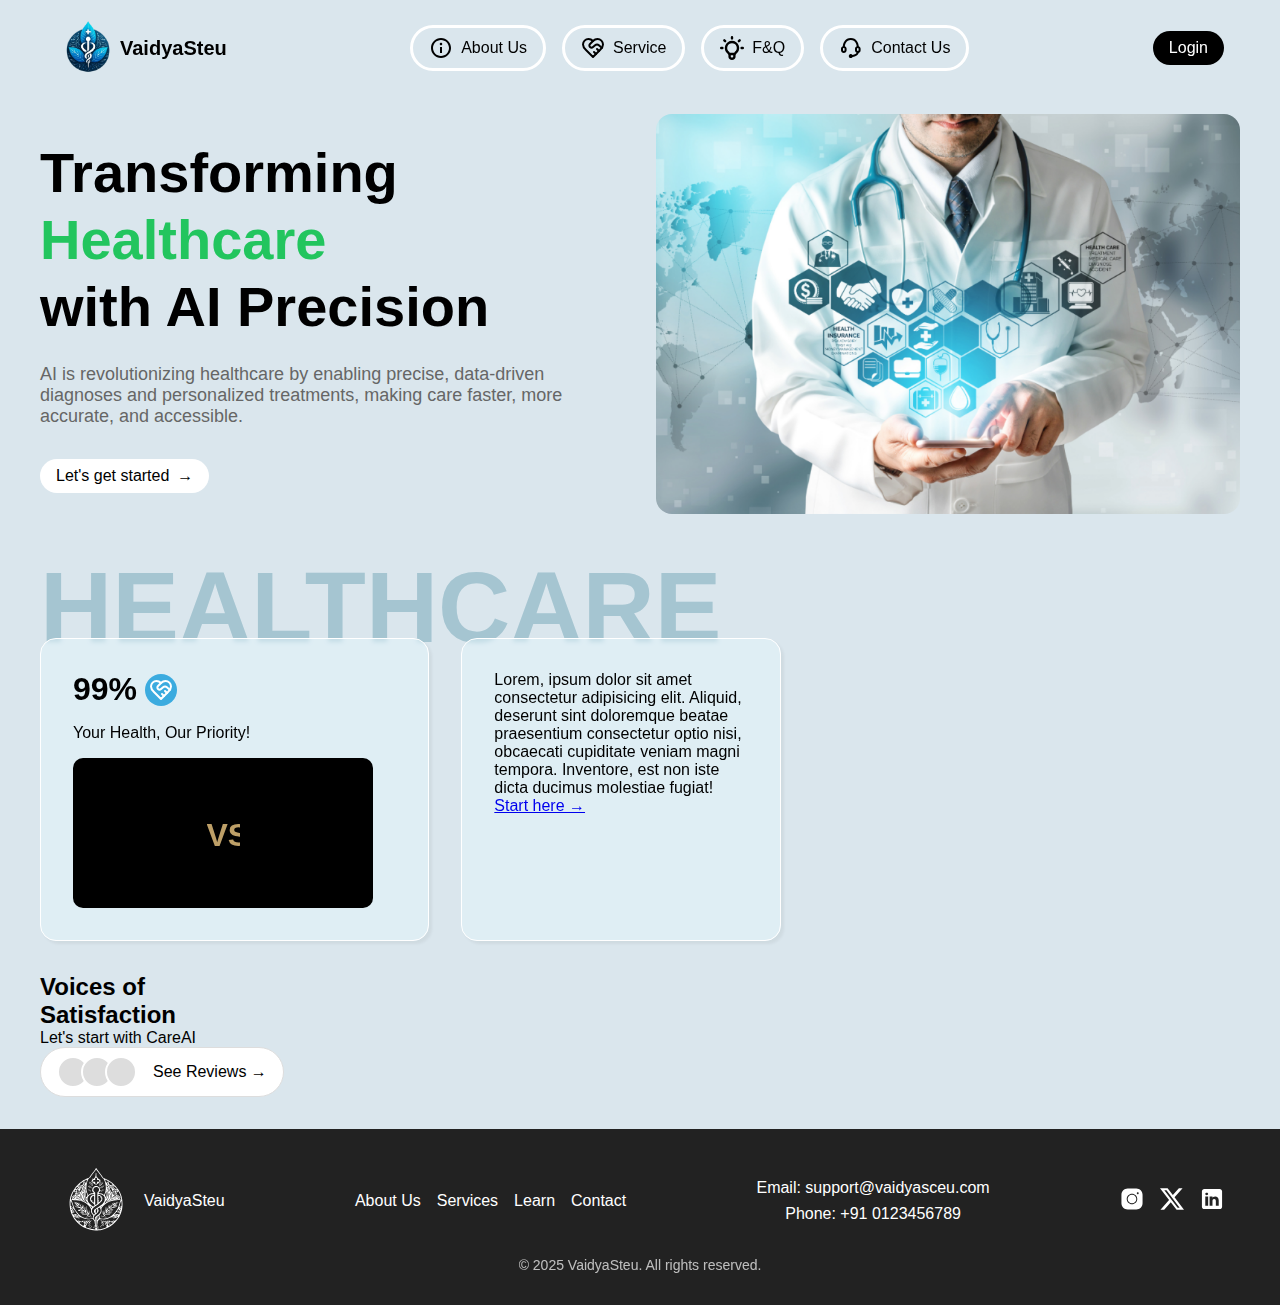
<file: index.html>
<!DOCTYPE html>
<html lang="en">
<head>
    <meta charset="UTF-8">
    <meta name="viewport" content="width=device-width, initial-scale=1.0">
    <title>CareAI - Healthcare AI Solutions</title>
    <link rel="stylesheet" href="index.css">
</head>
<body>
    <nav>
        <div class="container nav-container">
            <div class="logo">
                <a href="/index.html"  style="display:flex;  align-items: center; text-decoration: none; color: black;"><img src="/images/Logo.png" alt="logo" class="logo-img">
                    <span>VaidyaSteu</span></a>
            </div>
            
            <div class="nav-links" id="navLinks">
                <a href="/about.html" class="nav-item"><img src="/images/about.svg" alt="" class="nav-item-logo">About Us</a>
                <a href="/services.html" class="nav-item"><img src="/images/Services.svg" alt="" class="nav-item-logo">Service</a>
                <a href="#" class="nav-item"><img src="/images/Learn.svg" alt="" class="nav-item-logo">F&Q</a>
                <a href="/contact.html" class="nav-item"><img src="/images/Contact us.svg" alt="" class="nav-item-logo">Contact Us</a>
            </div>

            <div class="nav-buttons">
                <a href="/login.html" style="text-decoration: none;"><button class="btn btn-login">Login</button></a>
            </div>
        </div>
    </nav>

    <main class="container">
        <div class="hero">
            <div class="hero-content">
                <h1>Transforming <span class="text-green">Healthcare</span><br>with AI Precision</h1>
                <p>AI is revolutionizing healthcare by enabling precise, data-driven diagnoses and personalized treatments, making care faster, more accurate, and accessible.</p>
                <button class="btn btn-secondary">
                    Let's get started
                    <span class="arrow">→</span>
                </button>
            </div>
            <div class="hero-image">
                <img src="/images/Hero-image.png" alt="Healthcare professionals">
            </div>
            <div>
                <h1 style="font-weight: 900; font-size: 100px; color: rgb(165, 197, 209); z-index: -1; position: absolute; display: block;">HEALTHCARE</h1>
            </div>
        </div>
    </main>

    <section class="container bottom-section">
        <div class="cards-grid">
            <div class="card stats-card">
                <div class="stats-header">
                    <span class="stats-number">99%</span>
                    <div class="stats-icon" style="filter: invert(100%) brightness(100%);"><img src="/images/Services.svg" alt=""></div>
                </div>
                <p>Your Health, Our Priority!</p>
                <div class="stats-image">
                    <!-- <img src="#" alt="Healthcare team"> -->
                    <div class="chat">
                        <div class="border"></div>
                        <div class="content">
                        <div class="logo">
                            <div class="logo1" style="color:#bd9f67">
                                <h1>VS</h1>
                            </div>
                            <div class="logo2" style="color:#bd9f67">
                                <h3>VaidyaSteu</h3>
                            </div>
                            <span class="trail"></span>
                        </div>
                        <span class="logo-bottom-text">DOCTALK</span>
                        </div>
                        <span class="bottom-text">GOD GIVES DOCTOR SAVES</span>
                    </div>
                </div>
            </div>

            <div class="card journey-card" style="width: 20rem;">
                <div class="journey-content">
                    Lorem, ipsum dolor sit amet consectetur adipisicing elit. Aliquid, deserunt sint doloremque beatae praesentium consectetur optio nisi, obcaecati cupiditate veniam magni tempora. Inventore, est non iste dicta ducimus molestiae fugiat!
                    <a href="#" class="link-arrow">Start here →</a>
                </div>
            </div>
        </div>

        <div class="satisfaction">
            <div class="satisfaction-content">
                <h2>Voices of<br>Satisfaction</h2>
                <p>Let's start with CareAI</p>
            </div>
            <button class="btn btn-outline">
                <div class="avatar-group">
                    <span class="avatar"></span>
                    <span class="avatar"></span>
                    <span class="avatar"></span>
                </div>
                See Reviews →
            </button>
        </div>
    </section>
    <footer>
        <div class="container footer-container">
            <div class="footer-logo" >
                <img src="/images/B&W.svg" alt="logo" class="footer-logo-img" style="filter: invert(100%) brightness(100%); width: 5rem;">
                <span>VaidyaSteu</span>
            </div>
    
            <div class="footer-links">
                <a href="/about.html">About Us</a>
                <a href="/services.html">Services</a>
                <a href="#">Learn</a>
                <a href="/contact.html">Contact</a>
            </div>
    
            <div class="footer-contact">
                <p>Email: support@vaidyasceu.com</p>
                <p>Phone: +91 0123456789</p>
            </div>
    
            <div class="footer-socials" style="filter: invert(100%) brightness(100%);">
                <a href="#"><img src="/images/instagram.svg" alt="Instagram"></a>
                <a href="#"><img src="/images/x.svg" alt="Twitter"></a>
                <a href="#"><img src="/images/linkedin.svg" alt="LinkedIn"></a>
            </div>
        </div>
        <p class="footer-bottom">© 2025 VaidyaSteu. All rights reserved.</p>
    </footer>
    

    <script src="index.js"></script>
</body>
</html>
</file>
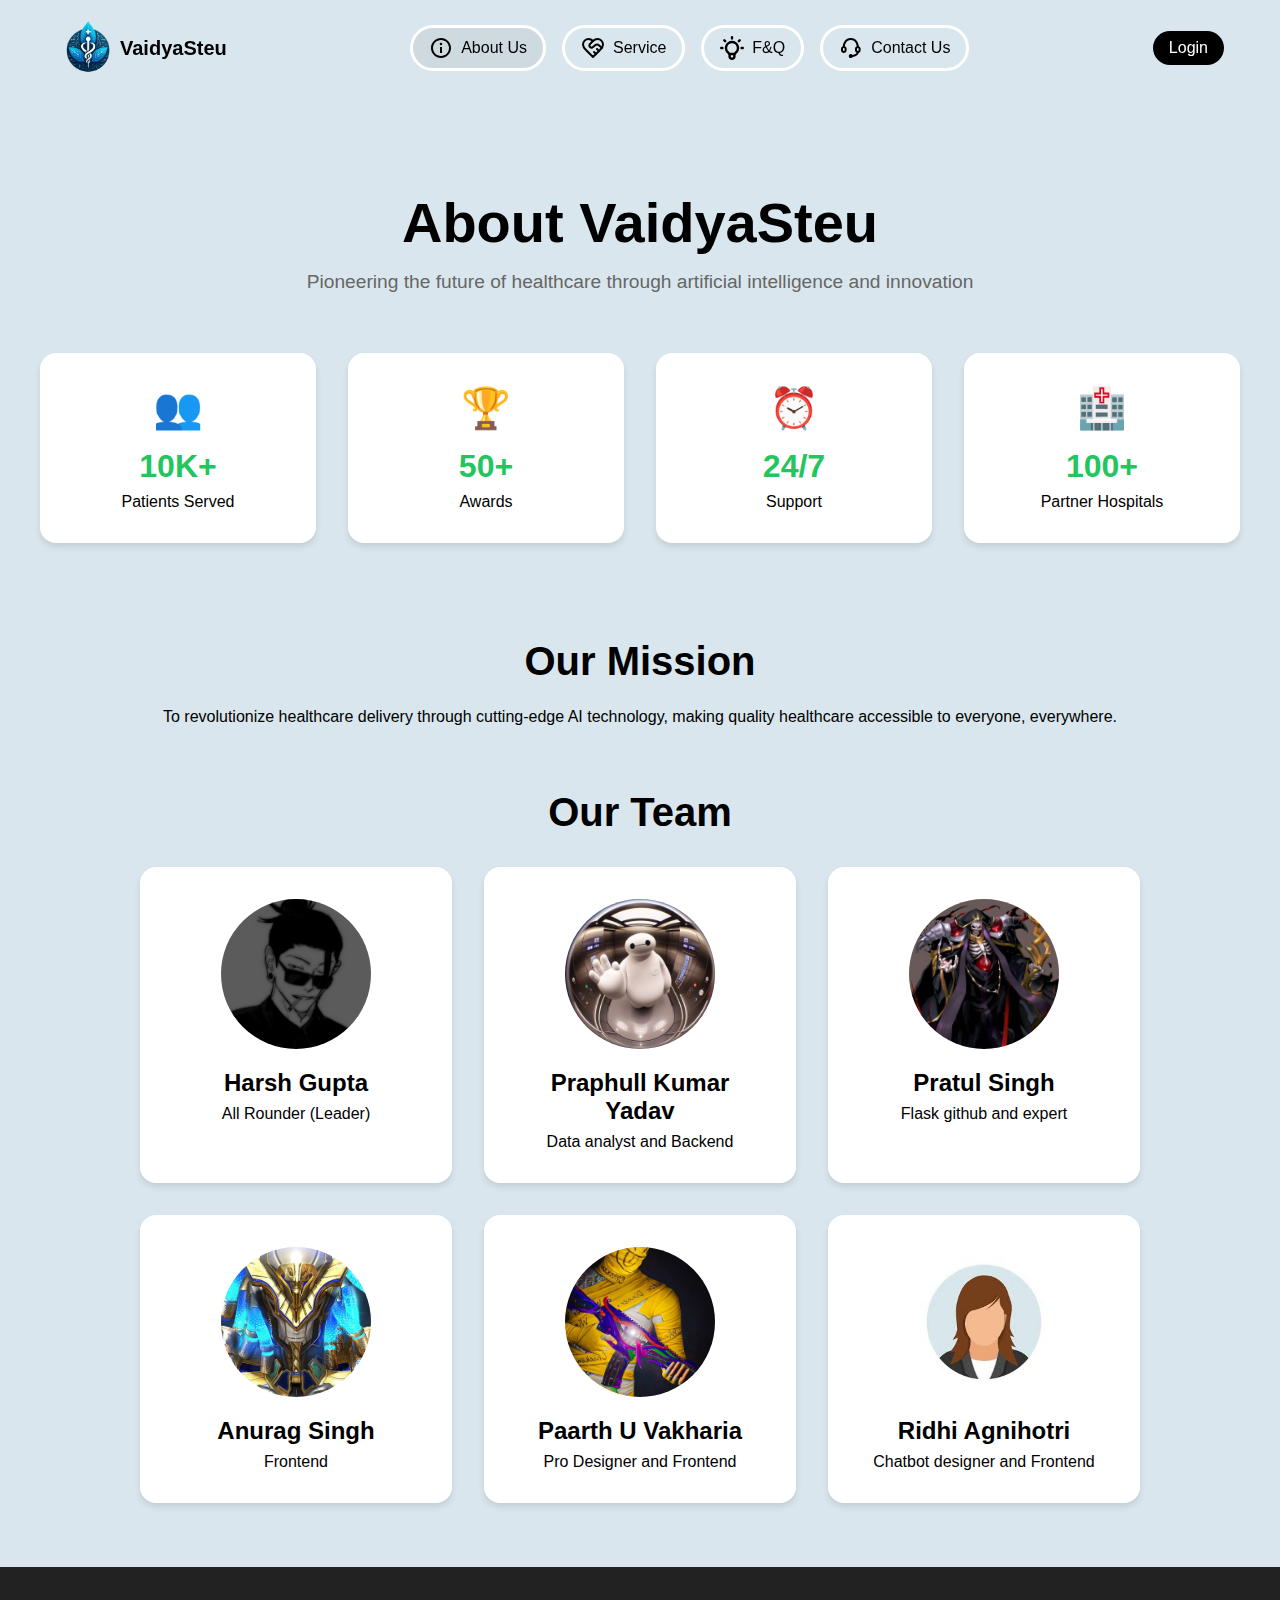
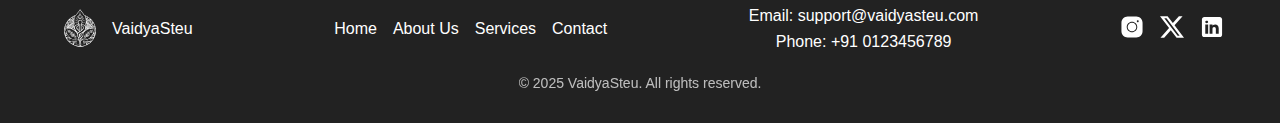
<file: about.html>
<!DOCTYPE html>
<html lang="en">
<head>
    <meta charset="UTF-8">
    <meta name="viewport" content="width=device-width, initial-scale=1.0">
    <title>About Us - VaidyaSteu</title>
    <link rel="stylesheet" href="index.css">
</head>
<body>
    <nav>
        <div class="container nav-container">
            <div class="logo">
              <a href="/index.html"  style="display:flex;  align-items: center; text-decoration: none; color: black;"><img src="/images/Logo.png" alt="logo" class="logo-img">
                <span>VaidyaSteu</span></a>
            </div>
            
            <div class="nav-links" id="navLinks">
                <a href="about.html" class="nav-item active"><img src="/images/about.svg" alt="" class="nav-item-logo">About Us</a>
                <a href="services.html" class="nav-item"><img src="/images/Services.svg" alt="" class="nav-item-logo">Service</a>
                <a href="#" class="nav-item"><img src="/images/Learn.svg" alt="" class="nav-item-logo">F&Q</a>
                <a href="contact.html" class="nav-item"><img src="/images/Contact us.svg" alt="" class="nav-item-logo">Contact Us</a>
            </div>

            <div class="nav-buttons">
              <a href="/login.html" style="text-decoration: none;"><button class="btn btn-login">Login</button></a>
            </div>
        </div>
    </nav>

    <main class="about-page">
        <div class="container">
            <div class="about-hero">
                <h1>About VaidyaSteu</h1>
                <p>Pioneering the future of healthcare through artificial intelligence and innovation</p>
            </div>

            <div class="stats-grid">
                <div class="stat-card">
                    <div class="stat-icon">👥</div>
                    <h3>10K+</h3>
                    <p>Patients Served</p>
                </div>
                <div class="stat-card">
                    <div class="stat-icon">🏆</div>
                    <h3>50+</h3>
                    <p>Awards</p>
                </div>
                <div class="stat-card">
                    <div class="stat-icon">⏰</div>
                    <h3>24/7</h3>
                    <p>Support</p>
                </div>
                <div class="stat-card">
                    <div class="stat-icon">🏥</div>
                    <h3>100+</h3>
                    <p>Partner Hospitals</p>
                </div>
            </div>

            <div class="about-content">
                <div class="mission-section">
                    <h2>Our Mission</h2>
                    <p>To revolutionize healthcare delivery through cutting-edge AI technology, making quality healthcare accessible to everyone, everywhere.</p>
                </div>

                <div class="team-section">
                    <h2>Our Team</h2>
                    <div class="team-grid">
                        <div class="team-member">
                            <img src="/images/Harsh.jpg" alt="Doctor">
                            <h3>Harsh Gupta</h3>
                            <p>All Rounder (Leader)</p>
                        </div>
                        <div class="team-member">
                            <img src="/images/Babu.jpg" alt="Doctor">
                            <h3>Praphull Kumar Yadav</h3>
                            <p>Data analyst and Backend</p>
                        </div>
                        <div class="team-member">
                            <img src="/images/Pratul.jpg" alt="Doctor">
                            <h3>Pratul Singh</h3>
                            <p>Flask github and expert</p>
                        </div>
                        <div class="team-member">
                          <img src="/images/Anurag.jpg" alt="Doctor">
                          <h3>Anurag Singh</h3>
                          <p>Frontend</p>
                      </div>
                      <div class="team-member">
                        <img src="/images/Paarth.jpg" alt="Doctor">
                        <h3>Paarth U Vakharia</h3>
                        <p>Pro Designer and Frontend</p>
                    </div>
                    <div class="team-member">
                      <img src="/images/Ridhi.jpg" alt="Doctor">
                      <h3>Ridhi Agnihotri</h3>
                      <p>Chatbot designer and Frontend</p>
                  </div>
                    </div>
                </div>
            </div>
        </div>
    </main>

    <footer>
        <div class="container footer-container">
            <div class="footer-logo">
                <img src="/images/B&W.svg" alt="logo" class="footer-logo-img" style="filter: invert(100%) brightness(100%);">
                <span>VaidyaSteu</span>
            </div>
    
            <div class="footer-links">
                <a href="index.html">Home</a>
                <a href="about.html">About Us</a>
                <a href="services.html">Services</a>
                <a href="contact.html">Contact</a>
            </div>
    
            <div class="footer-contact">
                <p>Email: support@vaidyasteu.com</p>
                <p>Phone: +91 0123456789</p>
            </div>
    
            <div class="footer-socials" style="filter: invert(100%) brightness(100%);">
                <a href="#"><img src="/images/instagram.svg" alt="Instagram"></a>
                <a href="#"><img src="/images/x.svg" alt="Twitter"></a>
                <a href="#"><img src="/images/linkedin.svg" alt="LinkedIn"></a>
            </div>
        </div>
        <p class="footer-bottom">© 2025 VaidyaSteu. All rights reserved.</p>
    </footer>

    <script src="index.js"></script>
</body>
</html>
</file>
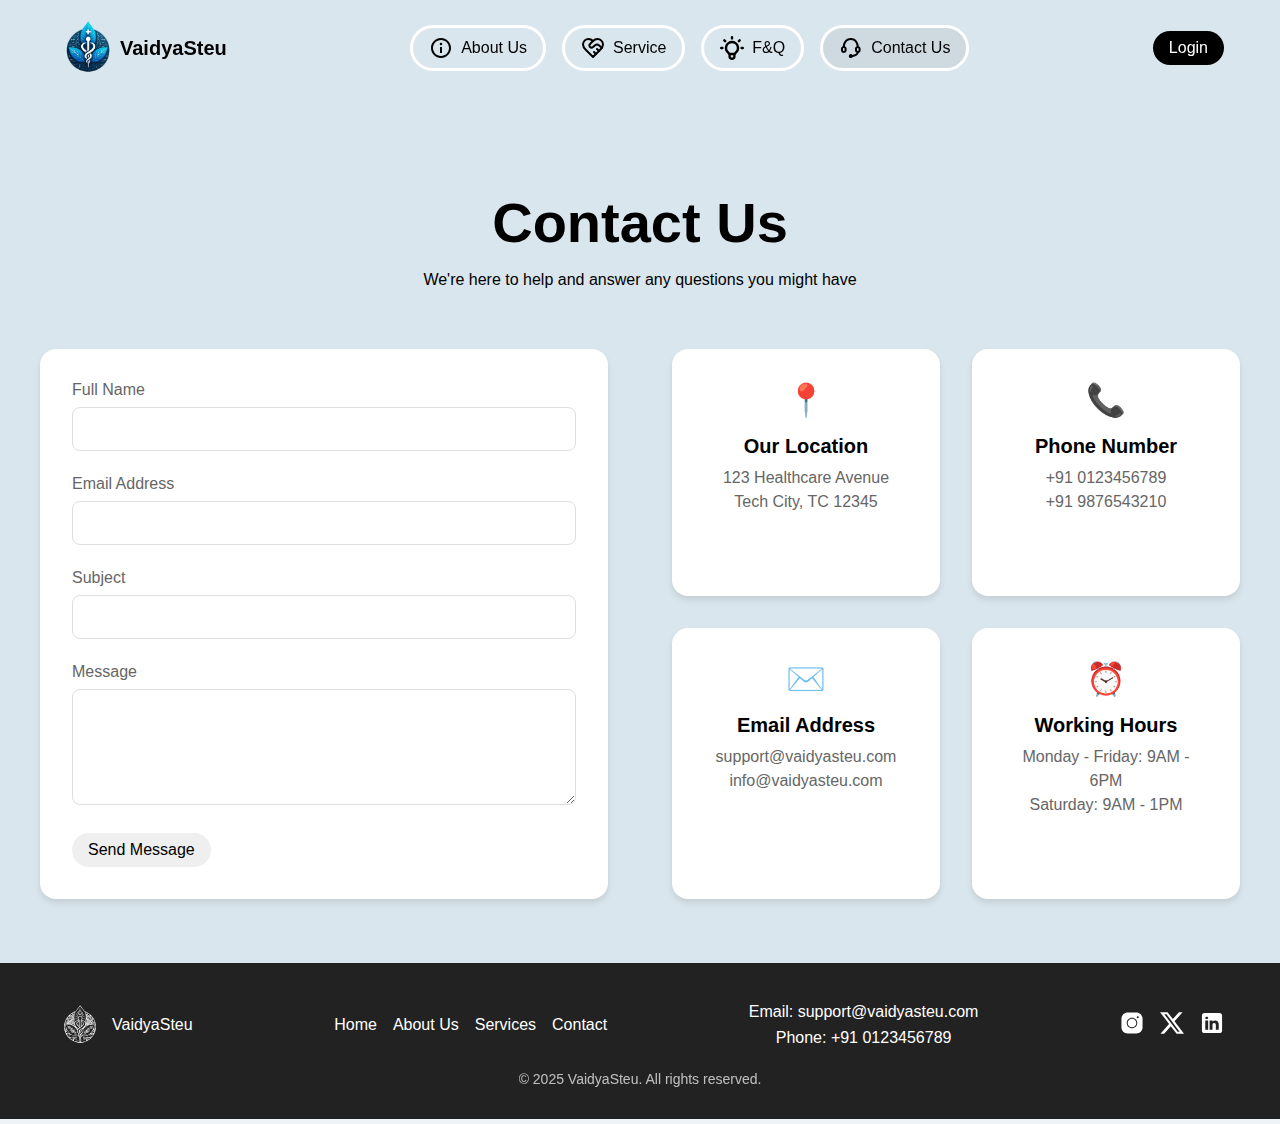
<file: contact.html>
<!DOCTYPE html>
<html lang="en">
<head>
    <meta charset="UTF-8">
    <meta name="viewport" content="width=device-width, initial-scale=1.0">
    <title>Contact Us - VaidyaSteu</title>
    <link rel="stylesheet" href="index.css">
</head>
<body>
    <nav>
        <div class="container nav-container">
            <div class="logo">
                <a href="/index.html"  style="display:flex;  align-items: center; text-decoration: none; color: black;"><img src="/images/Logo.png" alt="logo" class="logo-img">
                <span>VaidyaSteu</span></a>
            </div>
            
            <div class="nav-links" id="navLinks">
                <a href="about.html" class="nav-item"><img src="/images/about.svg" alt="" class="nav-item-logo">About Us</a>
                <a href="services.html" class="nav-item"><img src="/images/Services.svg" alt="" class="nav-item-logo">Service</a>
                <a href="#" class="nav-item"><img src="/images/Learn.svg" alt="" class="nav-item-logo">F&Q</a>
                <a href="contact.html" class="nav-item active"><img src="/images/Contact us.svg" alt="" class="nav-item-logo">Contact Us</a>
            </div>

            <div class="nav-buttons">
              <a href="/login.html" style="text-decoration: none;"><button class="btn btn-login">Login</button></a>
            </div>
        </div>
    </nav>

    <main class="contact-page">
        <div class="container">
            <div class="contact-hero">
                <h1>Contact Us</h1>
                <p>We're here to help and answer any questions you might have</p>
            </div>

            <div class="contact-grid">
                <div class="contact-form-container">
                    <form id="contactForm" class="contact-form">
                        <div class="form-group">
                            <label for="name">Full Name</label>
                            <input type="text" id="name" name="name" required>
                        </div>
                        
                        <div class="form-group">
                            <label for="email">Email Address</label>
                            <input type="email" id="email" name="email" required>
                        </div>

                        <div class="form-group">
                            <label for="subject">Subject</label>
                            <input type="text" id="subject" name="subject" required>
                        </div>

                        <div class="form-group">
                            <label for="message">Message</label>
                            <textarea id="message" name="message" rows="5" required></textarea>
                        </div>

                        <button type="submit" class="btn btn-primary">Send Message</button>
                    </form>
                </div>

                <div class="contact-info">
                    <div class="info-card">
                        <div class="info-icon">📍</div>
                        <h3>Our Location</h3>
                        <p>123 Healthcare Avenue<br>Tech City, TC 12345</p>
                    </div>

                    <div class="info-card">
                        <div class="info-icon">📞</div>
                        <h3>Phone Number</h3>
                        <p>+91 0123456789<br>+91 9876543210</p>
                    </div>

                    <div class="info-card">
                        <div class="info-icon">✉️</div>
                        <h3>Email Address</h3>
                        <p>support@vaidyasteu.com<br>info@vaidyasteu.com</p>
                    </div>

                    <div class="info-card">
                        <div class="info-icon">⏰</div>
                        <h3>Working Hours</h3>
                        <p>Monday - Friday: 9AM - 6PM<br>Saturday: 9AM - 1PM</p>
                    </div>
                </div>
            </div>
        </div>
    </main>

    <footer>
        <div class="container footer-container">
            <div class="footer-logo">
                <img src="/images/B&W.svg" alt="logo" class="footer-logo-img" style="filter: invert(100%) brightness(100%);">
                <span>VaidyaSteu</span>
            </div>
    
            <div class="footer-links">
                <a href="index.html">Home</a>
                <a href="about.html">About Us</a>
                <a href="services.html">Services</a>
                <a href="contact.html">Contact</a>
            </div>
    
            <div class="footer-contact">
                <p>Email: support@vaidyasteu.com</p>
                <p>Phone: +91 0123456789</p>
            </div>
    
            <div class="footer-socials" style="filter: invert(100%) brightness(100%);">
                <a href="#"><img src="/images/instagram.svg" alt="Instagram"></a>
                <a href="#"><img src="/images/x.svg" alt="Twitter"></a>
                <a href="#"><img src="/images/linkedin.svg" alt="LinkedIn"></a>
            </div>
        </div>
        <p class="footer-bottom">© 2025 VaidyaSteu. All rights reserved.</p>
    </footer>

    <script src="index.js"></script>
</body>
</html>
</file>
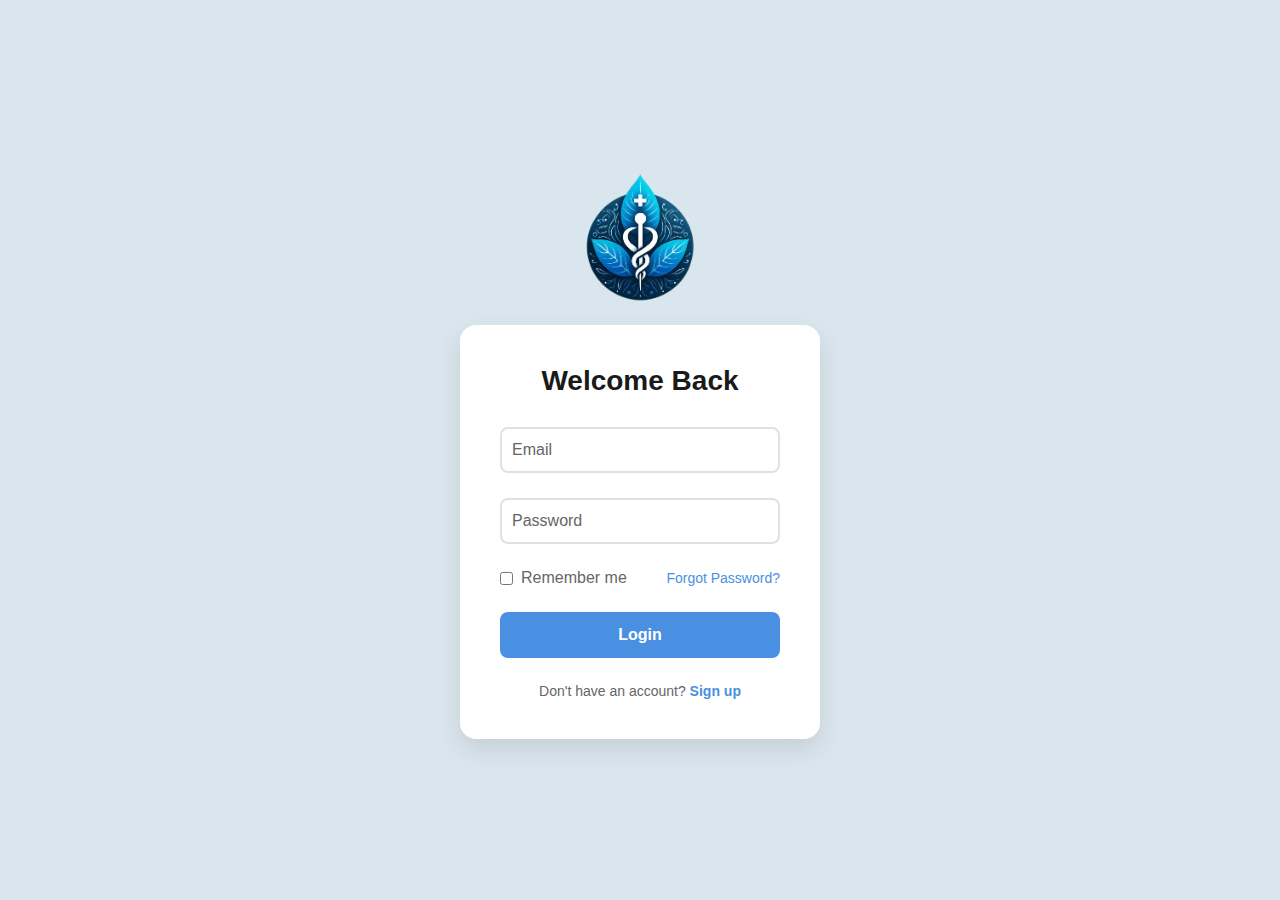
<file: login.html>
<!DOCTYPE html>
<html lang="en">
<head>
    <meta charset="UTF-8">
    <meta name="viewport" content="width=device-width, initial-scale=1.0">
    <title>Login</title>
    <link rel="stylesheet" href="login.css">
</head>
<body>
    <div class="container">
        <div >
            <a href="/index.html"><img src="/images/Logo.png" alt="Logo" class="logo"></a>
        </div>
        <div>
            <form id="loginForm" class="login-form">
                <h1>Welcome Back</h1>
                <div class="form-group">
                    <input type="email" id="email" required>
                    <label for="email">Email</label>
                </div>
                <div class="form-group">
                    <input type="password" id="password" required>
                    <label for="password">Password</label>
                </div>
                <div class="remember-forgot">
                    <div class="remember">
                        <input type="checkbox">
                        <span class="remember-txt">Remember me</span>
                    </div>
                    <a href="#" class="forgot">Forgot Password?</a>
                </div>
                <button type="submit" id="loginButton">
                    <span class="button-text">Login</span>
                    <div class="spinner"></div>
                </button>
                <p class="signup-link">
                    Don't have an account? <a href="signup.html">Sign up</a>
                </p>
            </form>
        </div>
    </div>
    <script src="login.js"></script>
</body>
</html>
</file>
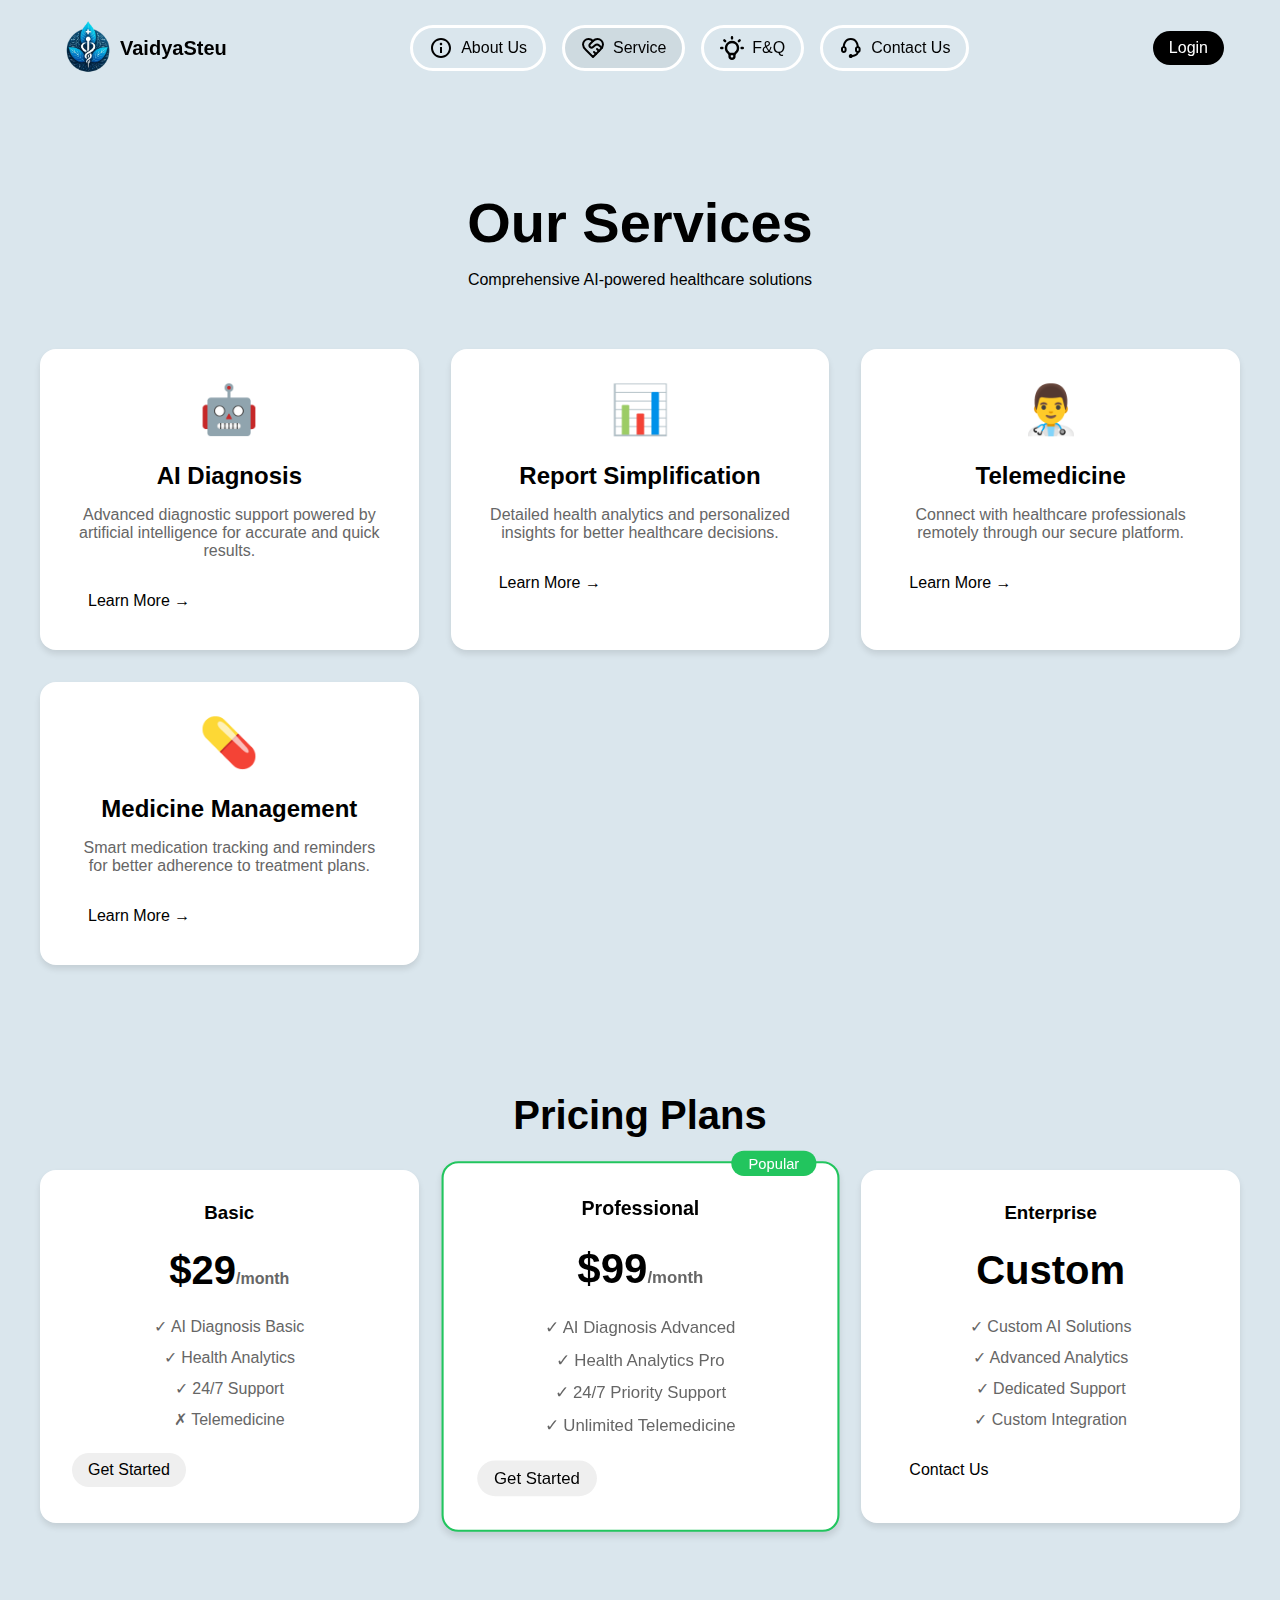
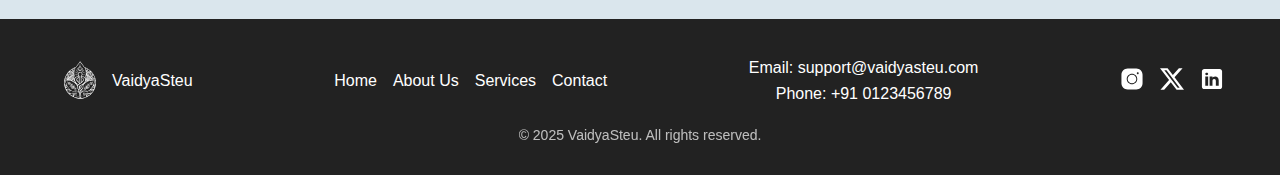
<file: services.html>
<!DOCTYPE html>
<html lang="en">
<head>
    <meta charset="UTF-8">
    <meta name="viewport" content="width=device-width, initial-scale=1.0">
    <title>Services - VaidyaSteu</title>
    <link rel="stylesheet" href="index.css">
</head>
<body>
    <nav>
        <div class="container nav-container">
            <div class="logo">
              <a href="/index.html"  style="display:flex;  align-items: center; text-decoration: none; color: black;"><img src="/images/Logo.png" alt="logo" class="logo-img">
                <span>VaidyaSteu</span></a>
            </div>
            
            <div class="nav-links" id="navLinks">
                <a href="about.html" class="nav-item"><img src="/images/about.svg" alt="" class="nav-item-logo">About Us</a>
                <a href="services.html" class="nav-item active"><img src="/images/Services.svg" alt="" class="nav-item-logo">Service</a>
                <a href="#" class="nav-item"><img src="/images/Learn.svg" alt="" class="nav-item-logo">F&Q</a>
                <a href="contact.html" class="nav-item"><img src="/images/Contact us.svg" alt="" class="nav-item-logo">Contact Us</a>
            </div>

            <div class="nav-buttons">
              <a href="/login.html" style="text-decoration: none;"><button class="btn btn-login">Login</button></a>
            </div>
        </div>
    </nav>

    <main class="services-page">
        <div class="container">
            <div class="services-hero">
                <h1>Our Services</h1>
                <p>Comprehensive AI-powered healthcare solutions</p>
            </div>

            <div class="services-grid">
                <div class="service-card">
                    <div class="service-icon">🤖</div>
                    <h3>AI Diagnosis</h3>
                    <p>Advanced diagnostic support powered by artificial intelligence for accurate and quick results.</p>
                    <button class="btn btn-secondary">Learn More →</button>
                </div>

                <div class="service-card">
                    <div class="service-icon">📊</div>
                    <h3>Report Simplification</h3>
                    <p>Detailed health analytics and personalized insights for better healthcare decisions.</p>
                    <button class="btn btn-secondary">Learn More →</button>
                </div>

                <div class="service-card">
                    <div class="service-icon">👨‍⚕️</div>
                    <h3>Telemedicine</h3>
                    <p>Connect with healthcare professionals remotely through our secure platform.</p>
                    <button class="btn btn-secondary">Learn More →</button>
                </div>

                <div class="service-card">
                    <div class="service-icon">💊</div>
                    <h3>Medicine Management</h3>
                    <p>Smart medication tracking and reminders for better adherence to treatment plans.</p>
                    <button class="btn btn-secondary">Learn More →</button>
                </div>
            </div>

            <div class="pricing-section">
                <h2>Pricing Plans</h2>
                <div class="pricing-grid">
                    <div class="pricing-card">
                        <h3>Basic</h3>
                        <div class="price">$29<span>/month</span></div>
                        <ul>
                            <li>✓ AI Diagnosis Basic</li>
                            <li>✓ Health Analytics</li>
                            <li>✓ 24/7 Support</li>
                            <li>✗ Telemedicine</li>
                        </ul>
                        <button class="btn btn-primary">Get Started</button>
                    </div>

                    <div class="pricing-card featured">
                        <div class="featured-tag">Popular</div>
                        <h3>Professional</h3>
                        <div class="price">$99<span>/month</span></div>
                        <ul>
                            <li>✓ AI Diagnosis Advanced</li>
                            <li>✓ Health Analytics Pro</li>
                            <li>✓ 24/7 Priority Support</li>
                            <li>✓ Unlimited Telemedicine</li>
                        </ul>
                        <button class="btn btn-primary">Get Started</button>
                    </div>

                    <div class="pricing-card">
                        <h3>Enterprise</h3>
                        <div class="price">Custom</div>
                        <ul>
                            <li>✓ Custom AI Solutions</li>
                            <li>✓ Advanced Analytics</li>
                            <li>✓ Dedicated Support</li>
                            <li>✓ Custom Integration</li>
                        </ul>
                        <button class="btn btn-secondary">Contact Us</button>
                    </div>
                </div>
            </div>
        </div>
    </main>

    <footer>
        <div class="container footer-container">
            <div class="footer-logo">
                <img src="/images/B&W.svg" alt="logo" class="footer-logo-img" style="filter: invert(100%) brightness(100%);">
                <span>VaidyaSteu</span>
            </div>
    
            <div class="footer-links">
                <a href="index.html">Home</a>
                <a href="about.html">About Us</a>
                <a href="services.html">Services</a>
                <a href="contact.html">Contact</a>
            </div>
    
            <div class="footer-contact">
                <p>Email: support@vaidyasteu.com</p>
                <p>Phone: +91 0123456789</p>
            </div>
    
            <div class="footer-socials" style="filter: invert(100%) brightness(100%);">
                <a href="#"><img src="/images/instagram.svg" alt="Instagram"></a>
                <a href="#"><img src="/images/x.svg" alt="Twitter"></a>
                <a href="#"><img src="/images/linkedin.svg" alt="LinkedIn"></a>
            </div>
        </div>
        <p class="footer-bottom">© 2025 VaidyaSteu. All rights reserved.</p>
    </footer>

    <script src="index.js"></script>
</body>
</html>
</file>
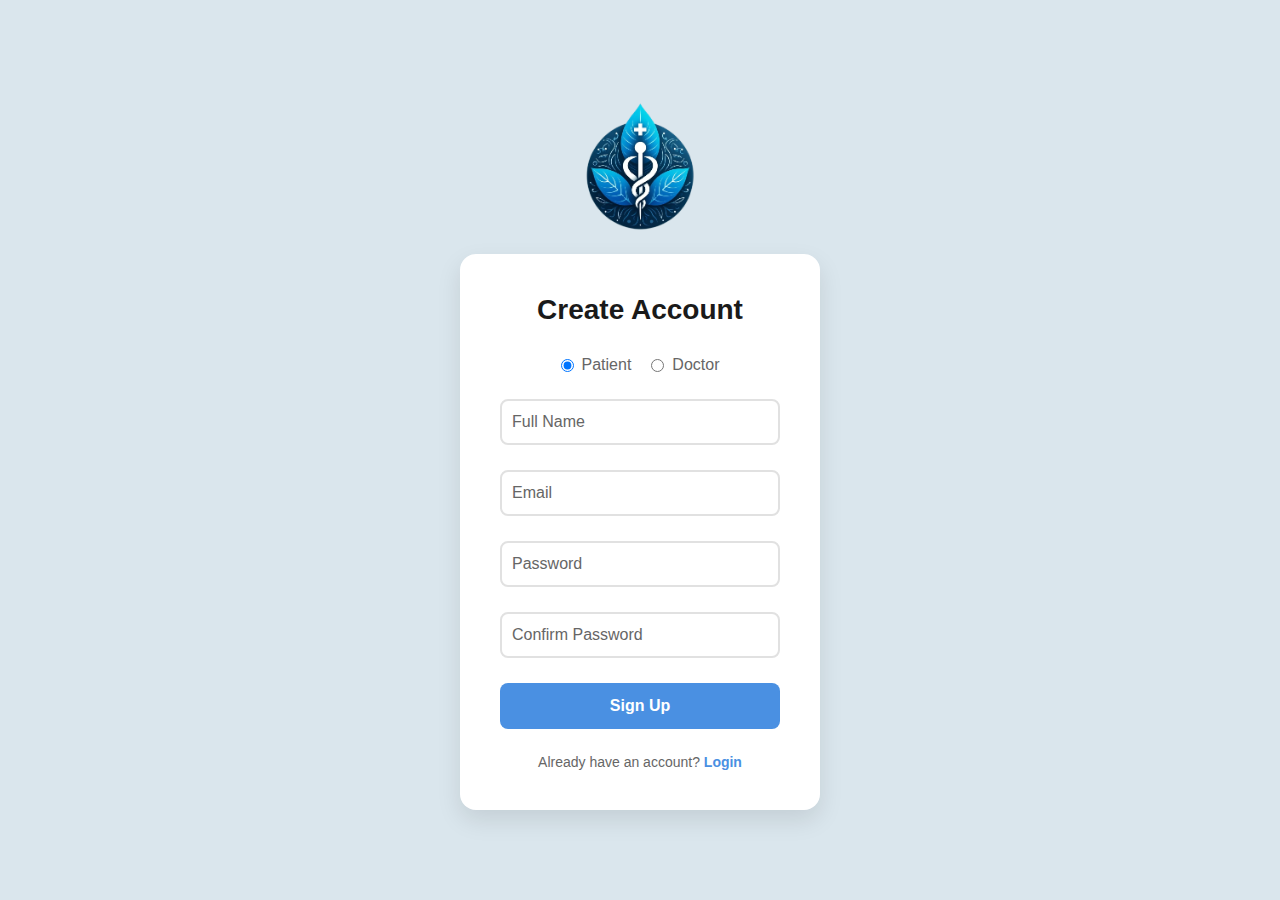
<file: signup.html>
<!DOCTYPE html>
<html lang="en">
<head>
    <meta charset="UTF-8">
    <meta name="viewport" content="width=device-width, initial-scale=1.0">
    <title>Sign Up</title>
    <link rel="stylesheet" href="login.css">
</head>
<body>
    <div class="container">
        <div >
            <a href="/index.html"><img src="/images/Logo.png" alt="Logo" class="logo"></a>
        </div>
        <form id="signupForm" class="login-form signup-form">
            <h1>Create Account</h1>
            <div class="user-type">
                <div class="user-type-option">
                    <input type="radio" name="userType" value="patient" checked>
                    <span class="radio-label">Patient</span>
                </div>
                <div class="user-type-option">
                    <input type="radio" name="userType" value="doctor">
                    <span class="radio-label">Doctor</span>
                </div>
            </div>
            <div class="form-group">
                <input type="text" id="fullName" required>
                <label for="fullName">Full Name</label>
            </div>
            <div class="form-group">
                <input type="email" id="email" required>
                <label for="email">Email</label>
            </div>
            <div class="form-group doctor-field hidden">
                <input type="text" id="specialization">
                <label for="specialization">Specialization</label>
            </div>
            <div class="form-group doctor-field hidden">
                <input type="text" id="licenseNumber">
                <label for="licenseNumber">License Number</label>
            </div>
            <div class="form-group">
                <input type="password" id="password" required>
                <label for="password">Password</label>
            </div>
            <div class="form-group">
                <input type="password" id="confirmPassword" required>
                <label for="confirmPassword">Confirm Password</label>
            </div>
            <button type="submit" id="signupButton">
                <span class="button-text">Sign Up</span>
                <div class="spinner"></div>
            </button>
            <p class="signup-link">
                Already have an account? <a href="login.html">Login</a>
            </p>
        </form>
    </div>
    <script src="signup.js"></script>
</body>
</html>
</file>
<file: index.css>
:root {
  --primary-bg: #EEF3F7;
  --green: #22C55E;
  --text-primary: #000;
  --text-secondary: #666;
  --white: #fff;
}

* {
  margin: 0;
  padding: 0;
  box-sizing: border-box;
}

body {
  background: linear-gradient(to right, #DAE6ED, #DAE6ED);
  font-family: -apple-system, BlinkMacSystemFont, 'Segoe UI', Roboto, sans-serif;
  background-color: var(--primary-bg);
  color: var(--text-primary);
  padding-top: 50px;
}

.container {
  max-width: 1200px;
  margin: 0 auto;
}

/* Navigation */
nav {
  position: fixed;
  top: 0;
  left: 0;
  width: 100%;
  background: rgba(255, 255, 255, 0); 
  backdrop-filter: blur(10px); 
  z-index: 1000; 
  padding: 1rem 0;
}

.nav-container {
  display: flex;
  justify-content: space-between;
  align-items: center;
  padding: 0 1rem;
}

.logo {
  display: flex;
  align-items: center;
  gap: 0.5rem;
}

.logo-square {
  width: 2rem;
  height: 2rem;
  background: black;
  border-radius: 4px;
}

.logo-img {
  position: relative;
  width: 4rem;
  border-radius: 4px;
}

.logo span {
  font-size: 1.25rem;
  font-weight: 600;
}

.nav-links {
  display: flex;
  gap: 1rem;
}

.nav-item {
  display: flex;
  align-items: center;
  gap: 0.5rem;
  border: 0.20rem solid rgba(255, 255, 255);
  text-decoration: none;
  color: var(--text-primary);
  padding: 0.5rem 1rem;
  border-radius: 50px;
}

.nav-item-logo {
  width: 1.5rem;
}

.nav-item:hover {
  background: rgba(0, 0, 0, 0.05);
}

.nav-buttons {
  display: flex;
  gap: 1rem;
  align-items: center;
}

/* Buttons */
.btn {
  padding: 0.5rem 1rem;
  border-radius: 25px;
  border: none;
  cursor: pointer;
  font-size: 1rem;
  display: flex;
  align-items: center;
  gap: 0.5rem;
}

.btn-login {
  background: black;
  color: white;
}

.btn-secondary {
  background: var(--white);
  color: var(--text-primary);
}

.btn-outline {
  border: 1px solid #ddd;
  background: var(--white);
}

.btn-menu {
  display: none;
}

/* Hero Section */
.hero {
  display: grid;
  grid-template-columns: 1fr 1fr;
  gap: 2rem;
  padding: 4rem 0;
  align-items: center;
}

.hero-content h1 {
  font-size: 3.5rem;
  line-height: 1.2;
  margin-bottom: 1.5rem;
}

@media (max-width: 800px) {
  .hero-image {
      display: none;
  }
}

.text-green {
  color: var(--green);
}

.hero-content p {
  color: var(--text-secondary);
  font-size: 1.125rem;
  margin-bottom: 2rem;
  max-width: 600px;
}

.hero-image img {
  width: 100%;
  height: 400px;
  object-fit: cover;
  border-radius: 1rem;
}

/* Cards Section */
.cards-grid {
  display: grid;
  grid-template-columns: 1fr 2fr;
  gap: 2rem;
  margin-bottom: 2rem;
}

.card {
  background-color: rgba(227, 246, 252, 0.5);
  margin-top: 1.5rem;
  padding: 2rem;
  border: 1px solid white;
  border-radius: 1rem;
  backdrop-filter: blur(2px);
  box-shadow: 3px 3px 3px rgba(0, 0, 0, 0.05);
}

.stats-header {
  display: flex;
  align-items: center;
  gap: 0.5rem;
  margin-bottom: 1rem;
}

.stats-number {
  font-size: 2rem;
  font-weight: bold;
}

.stats-icon {
  width: 2rem;
  height: 2rem;
  background-color: #c45420;
  border-radius: 50%;
  display: flex;
  align-items: center;
  justify-content: center;
  color: white;
}

.stats-image {
  margin-top: 1rem;
}

.stats-image img {
  width: 100%;
  height: 150px;
  object-fit: cover;
  border-radius: 0.5rem;
}

.journey-content h2 {
  font-size: 1.5rem;
  margin-bottom: 0.5rem;
}

.avatar-group {
  display: inline-flex;
  margin: 0 0.5rem;
}

.avatar {
  width: 2rem;
  height: 2rem;
  background: #ddd;
  border-radius: 50%;
  margin-left: -0.5rem;
  border: 2px solid white;
}

footer {
  background: #222;
  color: #fff;
  padding: 2rem 0;
  text-align: center;
  margin-top: 2rem;
}

.footer-container {
  display: flex;
  flex-wrap: wrap;
  justify-content: space-between;
  align-items: center;
  max-width: 1200px;
  margin: auto;
  padding: 0 1rem;
}

.footer-logo {
  display: flex;
  align-items: center;
  gap: 0.5rem;
}

.footer-logo-img {
  width: 3rem;
  border-radius: 4px;
}

.footer-links {
  display: flex;
  gap: 1rem;
}

.footer-links a {
  color: #fff;
  text-decoration: none;
  transition: color 0.3s ease;
}

.footer-links a:hover {
  color: #4facfe;
}

.footer-contact p {
  margin: 0.5rem 0;
}

.footer-socials {
  display: flex;
  gap: 1rem;
}

.footer-socials img {
  width: 1.5rem;
  transition: transform 0.3s ease;
}

.footer-socials img:hover {
  transform: scale(1.1);
}

.footer-bottom {
  margin-top: 1rem;
  font-size: 0.875rem;
  opacity: 0.7;
}






/* chat */
/* From Uiverse.io by Smit-Prajapati */ 
.chat {
  width: 300px;
  height: 150px;
  background: #000000;
  position: relative;
  display: grid;
  place-content: center;
  border-radius: 10px;
  overflow: hidden;
  transition: all 0.5s ease-in-out;
}

#logo-main, #logo-second {
  height: 100%;
}

.logo2 {
  display: flex;
  align-items: center;
}

#logo-main {
  fill: #bd9f67;
}

#logo-second {
  padding-bottom: 10px;
  fill: none;
  stroke: #bd9f67;
  stroke-width: 1px;
}

.border {
  position: absolute;
  inset: 0px;
  border: 2px solid #bd9f67;
  opacity: 0;
  transform: rotate(10deg);
  transition: all 0.5s ease-in-out;
}

.bottom-text {
  position: absolute;
  left: 50%;
  bottom: 13px;
  transform: translateX(-50%);
  font-size: 6px;
  text-transform: uppercase;
  padding: 0px 5px 0px 8px;
  color: #bd9f67;
  background: #243137;
  opacity: 0;
  letter-spacing: 7px;
  transition: all 0.5s ease-in-out;
}

.content {
  transition: all 0.5s ease-in-out;
}

.content .logo {
  height: 35px;
  position: relative;
  width: 33px;
  overflow: hidden;
  transition: all 1s ease-in-out;
}

.content .logo .logo1 {
  height: 33px;
  position: absolute;
  left: 0;
}

.content .logo .logo2 {
  height: 33px;
  position: absolute;
  left: 33px;
}

.content .logo .trail {
  position: absolute;
  right: 0;
  height: 100%;
  width: 100%;
  opacity: 0;
}

.content .logo-bottom-text {
  position: absolute;
  left: 50%;
  top: 50%;
  transform: translate(-50%, -50%);
  margin-top: 30px;
  color: #bd9f67;
  padding-left: 8px;
  font-size: 11px;
  opacity: 0;
  letter-spacing: none;
  transition: all 0.5s ease-in-out 0.5s;
}

.chat:hover {
  border-radius: 0;
  transform: scale(1.1);
}

.chat:hover .logo {
  width: 134px;
  animation: opacity 1s ease-in-out;
}

.chat:hover .border {
  inset: 15px;
  opacity: 1;
  transform: rotate(0);
}

.chat:hover .bottom-text {
  letter-spacing: 2px;
  opacity: 1;
  transform: translateX(-50%);
}

.chat:hover .content .logo-bottom-text {
  opacity: 1;
  letter-spacing: 9.5px;
}

.chat:hover .trail {
  animation: trail 1s ease-in-out;
}

@keyframes opacity {
  0% {
    border-right: 1px solid transparent;
  }

  10% {
    border-right: 1px solid #bd9f67;
  }

  80% {
    border-right: 1px solid #bd9f67;
  }

  100% {
    border-right: 1px solid transparent;
  }
}

@keyframes trail {
  0% {
    background: linear-gradient(90deg, rgba(189, 159, 103, 0) 90%, rgb(189, 159, 103) 100%);
    opacity: 0;
  }

  30% {
    background: linear-gradient(90deg, rgba(189, 159, 103, 0) 70%, rgb(189, 159, 103) 100%);
    opacity: 1;
  }

  70% {
    background: linear-gradient(90deg, rgba(189, 159, 103, 0) 70%, rgb(189, 159, 103) 100%);
    opacity: 1;
  }

  95% {
    background: linear-gradient(90deg, rgba(189, 159, 103, 0) 90%, rgb(189, 159, 103) 100%);
    opacity: 0;
  }
}

/* About Page Styles */
.about-page {
  padding-top: 80px;
}

.about-hero {
  text-align: center;
  padding: 60px 0;
}

.about-hero h1 {
  font-size: 3.5rem;
  margin-bottom: 1rem;
}

.about-hero p {
  color: var(--text-secondary);
  font-size: 1.2rem;
}

.stats-grid {
  display: grid;
  grid-template-columns: repeat(auto-fit, minmax(200px, 1fr));
  gap: 2rem;
  margin-bottom: 4rem;
}

.stat-card {
  background: var(--white);
  padding: 2rem;
  border-radius: 1rem;
  text-align: center;
  box-shadow: 0 4px 6px rgba(0, 0, 0, 0.1);
}

.stat-icon {
  font-size: 2.5rem;
  margin-bottom: 1rem;
}

.stat-card h3 {
  font-size: 2rem;
  color: var(--green);
  margin-bottom: 0.5rem;
}

.about-content {
  max-width: 1000px;
  margin: 0 auto;
  padding: 2rem 0;
}

.mission-section {
  text-align: center;
  margin-bottom: 4rem;
}

.mission-section h2 {
  font-size: 2.5rem;
  margin-bottom: 1.5rem;
}

.team-section {
  text-align: center;
}

.team-section h2 {
  font-size: 2.5rem;
  margin-bottom: 2rem;
}

.team-grid {
  display: grid;
  grid-template-columns: repeat(auto-fit, minmax(250px, 1fr));
  gap: 2rem;
}

.team-member {
  background: var(--white);
  padding: 2rem;
  border-radius: 1rem;
  box-shadow: 0 4px 6px rgba(0, 0, 0, 0.1);
}

.team-member img {
  width: 150px;
  height: 150px;
  border-radius: 50%;
  margin-bottom: 1rem;
  object-fit: cover;
}

.team-member h3 {
  font-size: 1.5rem;
  margin-bottom: 0.5rem;
}

/* Services Page Styles */
.services-page {
  padding-top: 80px;
}

.services-hero {
  text-align: center;
  padding: 60px 0;
}

.services-hero h1 {
  font-size: 3.5rem;
  margin-bottom: 1rem;
}

.services-grid {
  display: grid;
  grid-template-columns: repeat(auto-fit, minmax(280px, 1fr));
  gap: 2rem;
  margin-bottom: 4rem;
}

.service-card {
  background: var(--white);
  padding: 2rem;
  border-radius: 1rem;
  text-align: center;
  box-shadow: 0 4px 6px rgba(0, 0, 0, 0.1);
}

.service-icon {
  font-size: 3rem;
  margin-bottom: 1.5rem;
}

.service-card h3 {
  font-size: 1.5rem;
  margin-bottom: 1rem;
}

.service-card p {
  margin-bottom: 1.5rem;
  color: var(--text-secondary);
}

.pricing-section {
  text-align: center;
  padding: 4rem 0;
}

.pricing-section h2 {
  font-size: 2.5rem;
  margin-bottom: 2rem;
}

.pricing-grid {
  display: grid;
  grid-template-columns: repeat(auto-fit, minmax(300px, 1fr));
  gap: 2rem;
  margin: 0 auto;
  max-width: 1200px;
}

.pricing-card {
  background: var(--white);
  padding: 2rem;
  border-radius: 1rem;
  position: relative;
  box-shadow: 0 4px 6px rgba(0, 0, 0, 0.1);
}

.pricing-card.featured {
  border: 2px solid var(--green);
  transform: scale(1.05);
}

.featured-tag {
  position: absolute;
  top: -12px;
  right: 20px;
  background: var(--green);
  color: white;
  padding: 0.25rem 1rem;
  border-radius: 20px;
  font-size: 0.875rem;
}

.price {
  font-size: 2.5rem;
  font-weight: bold;
  margin: 1.5rem 0;
}

.price span {
  font-size: 1rem;
  color: var(--text-secondary);
}

.pricing-card ul {
  list-style: none;
  margin: 1.5rem 0;
  padding: 0;
}

.pricing-card li {
  margin: 0.75rem 0;
  color: var(--text-secondary);
}

/* Contact Page Styles */
.contact-page {
  padding-top: 80px;
}

.contact-hero {
  text-align: center;
  padding: 60px 0;
}

.contact-hero h1 {
  font-size: 3.5rem;
  margin-bottom: 1rem;
}

.contact-grid {
  display: grid;
  grid-template-columns: 1fr 1fr;
  gap: 4rem;
  margin-bottom: 4rem;
}

@media (max-width: 768px) {
  .contact-grid {
      grid-template-columns: 1fr;
  }
}

.contact-form-container {
  background: var(--white);
  padding: 2rem;
  border-radius: 1rem;
  box-shadow: 0 4px 6px rgba(0, 0, 0, 0.1);
}

.form-group {
  margin-bottom: 1.5rem;
}

.form-group label {
  display: block;
  margin-bottom: 0.5rem;
  color: var(--text-secondary);
}

.form-group input,
.form-group textarea {
  width: 100%;
  padding: 0.75rem;
  border: 1px solid #ddd;
  border-radius: 0.5rem;
  font-size: 1rem;
}

.form-group textarea {
  resize: vertical;
}

.contact-info {
  display: grid;
  grid-template-columns: repeat(auto-fit, minmax(200px, 1fr));
  gap: 2rem;
}

.info-card {
  background: var(--white);
  padding: 2rem;
  border-radius: 1rem;
  text-align: center;
  box-shadow: 0 4px 6px rgba(0, 0, 0, 0.1);
}

.info-icon {
  font-size: 2rem;
  margin-bottom: 1rem;
}

.info-card h3 {
  font-size: 1.25rem;
  margin-bottom: 0.5rem;
}

.info-card p {
  color: var(--text-secondary);
  line-height: 1.5;
}

/* Responsive Adjustments */
@media (max-width: 768px) {
  .about-hero h1,
  .services-hero h1,
  .contact-hero h1 {
      font-size: 2.5rem;
  }

  .stats-grid,
  .team-grid,
  .services-grid,
  .pricing-grid {
      grid-template-columns: 1fr;
  }

  .pricing-card.featured {
      transform: none;
  }
}

/* Active Navigation Link */
.nav-item.active {
  background-color: rgba(0, 0, 0, 0.05);
  font-weight: 500;
}
</file>
<file: login.css>
* {
    margin: 0;
    padding: 0;
    box-sizing: border-box;
    font-family: -apple-system, BlinkMacSystemFont, "Segoe UI", Roboto, "Helvetica Neue", Arial, sans-serif;
}

body {
    background-color: #dae6ed;
    display: flex;
    align-items: center;
    justify-content: center;
    min-height: 100vh;
}

.container {
    position: sticky;
    width: 100%;
    max-width: 400px;
    padding: 20px;
}

.logo {
    position: sticky;
    top: 0;
    left: 50%;
    transform: translateX(-50%);
    width: 10rem;
}

.login-form {
    position: sticky;
    background: white;
    padding: 40px;
    border-radius: 16px;
    box-shadow: 0 10px 25px rgba(0, 0, 0, 0.1);
    animation: formAppear 0.6s ease-out;
}

.signup-form {
    max-width: 450px;
}

@keyframes formAppear {
    from {
        opacity: 0;
        transform: translateY(20px);
    }
    to {
        opacity: 1;
        transform: translateY(0);
    }
}

h1 {
    color: #1a1a1a;
    text-align: center;
    margin-bottom: 30px;
    font-size: 28px;
    font-weight: 600;
}

.form-group {
    position: relative;
    margin-bottom: 25px;
}

input {
    width: 100%;
    padding: 12px;
    border: 2px solid #e1e1e1;
    border-radius: 8px;
    outline: none;
    font-size: 16px;
    transition: all 0.3s;
}

input:focus {
    border-color: #4a90e2;
}

label {
    position: absolute;
    left: 12px;
    top: 50%;
    transform: translateY(-50%);
    color: #666;
    transition: all 0.3s;
    pointer-events: none;
    font-size: 16px;
}

input:focus + label,
input:not(:placeholder-shown) + label {
    top: 0;
    font-size: 12px;
    background: white;
    padding: 0 4px;
}

.remember-forgot {
    display: flex;
    justify-content: space-between;
    align-items: center;
    margin-bottom: 25px;
}

.remember {
    display: flex;
    align-items: center;
    gap: 8px;
    color: #666;
    cursor: pointer;
}

.remember-txt {
    white-space: nowrap;
}

.forgot {
    color: #4a90e2;
    text-decoration: none;
    font-size: 14px;
}

.forgot:hover {
    text-decoration: underline;
}

button {
    width: 100%;
    padding: 14px;
    background: #4a90e2;
    color: white;
    border: none;
    border-radius: 8px;
    font-size: 16px;
    font-weight: 600;
    cursor: pointer;
    transition: background 0.3s;
    position: relative;
}

button:hover {
    background: #357abd;
}

button.loading {
    color: transparent;
}

button.loading .spinner {
    display: block;
}

.spinner {
    display: none;
    width: 20px;
    height: 20px;
    border: 3px solid rgba(255, 255, 255, 0.3);
    border-radius: 50%;
    border-top-color: white;
    animation: spin 1s linear infinite;
    position: absolute;
    top: 50%;
    left: 50%;
    transform: translate(-50%, -50%);
}

@keyframes spin {
    to {
        transform: translate(-50%, -50%) rotate(360deg);
    }
}

.signup-link {
    text-align: center;
    margin-top: 25px;
    color: #666;
    font-size: 14px;
}

.signup-link a {
    color: #4a90e2;
    text-decoration: none;
    font-weight: 600;
}

.signup-link a:hover {
    text-decoration: underline;
}

/* User type selection styles */
.user-type {
    display: flex;
    justify-content: center;
    gap: 20px;
    margin-bottom: 25px;
}

.user-type-option {
    display: flex;
    align-items: center;
    gap: 8px;
    cursor: pointer;
}

.user-type-option input[type="radio"] {
    width: auto;
    margin: 0;
}

.radio-label {
    color: #666;
    font-size: 16px;
}

.hidden {
    display: none;
}

@media (max-width: 480px) {
    .container {
        padding: 10px;
    }
    
    .login-form {
        padding: 30px 20px;
    }
}
</file>
